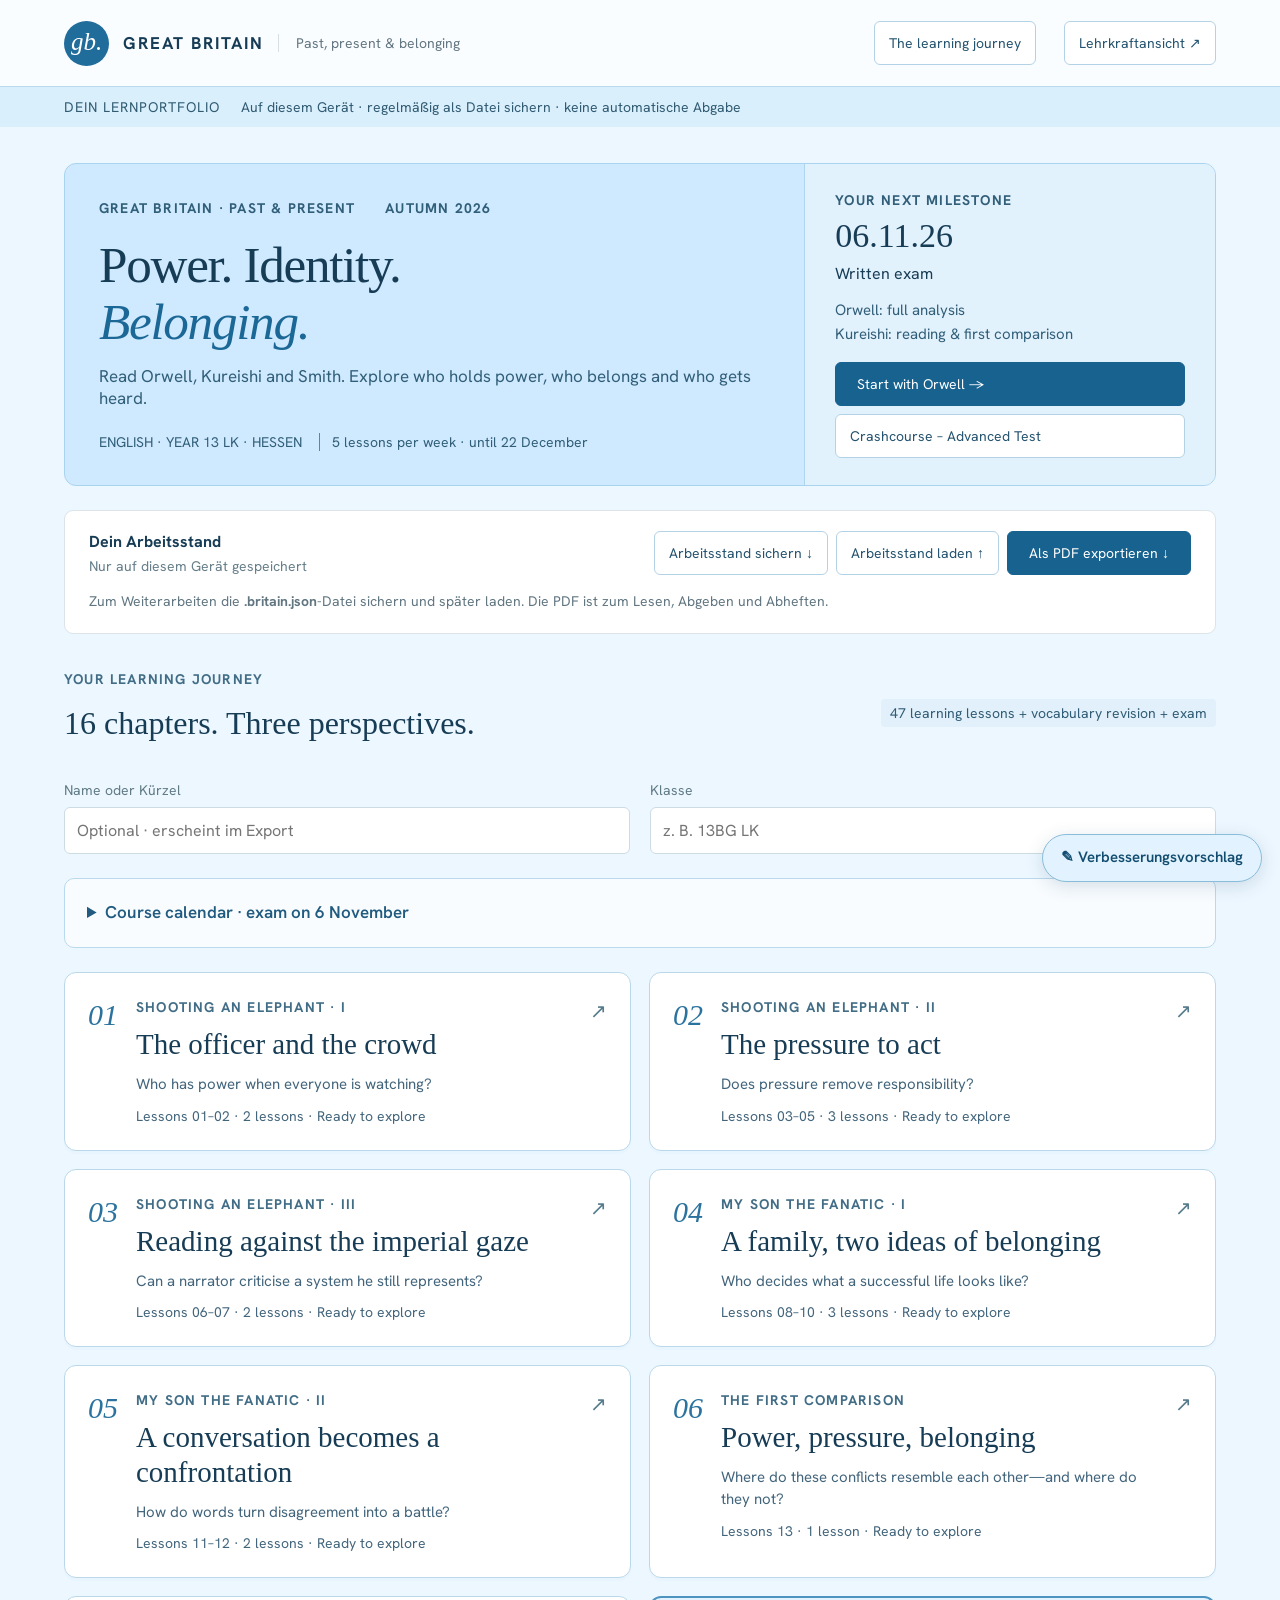
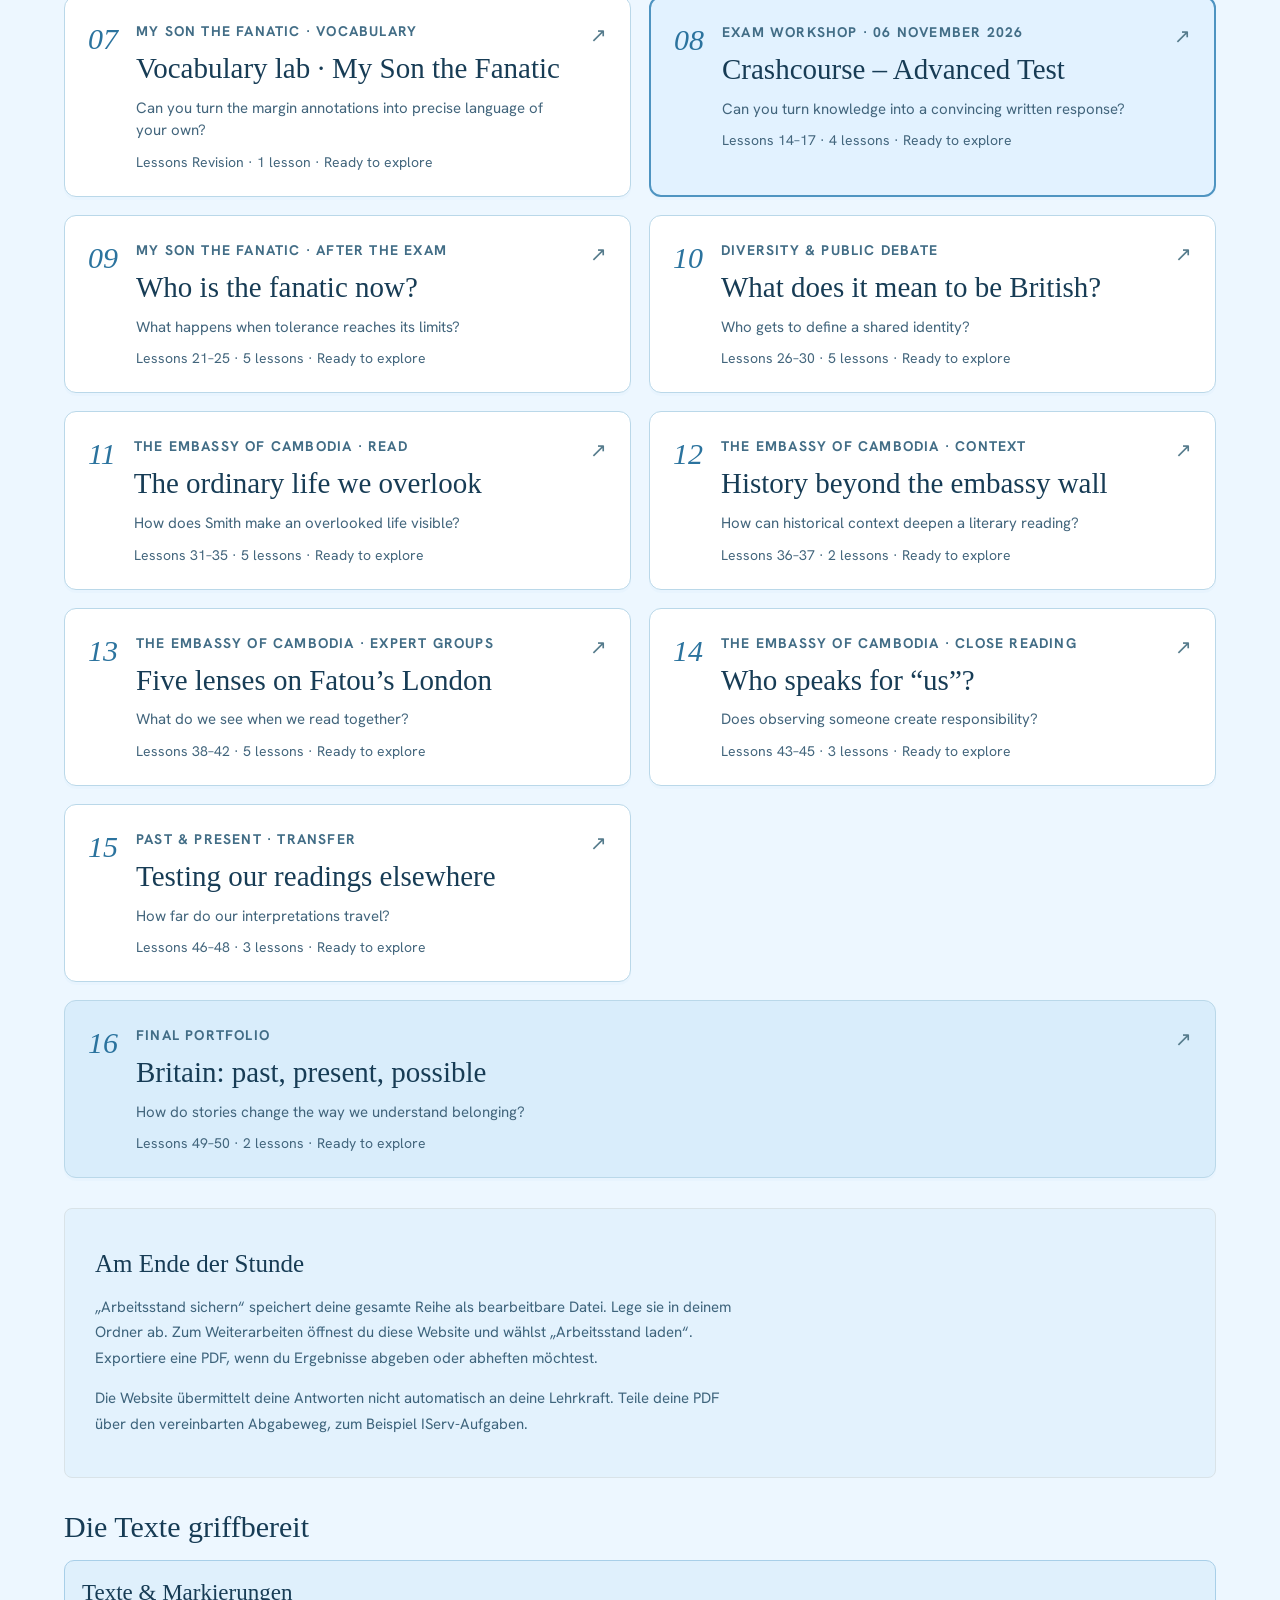
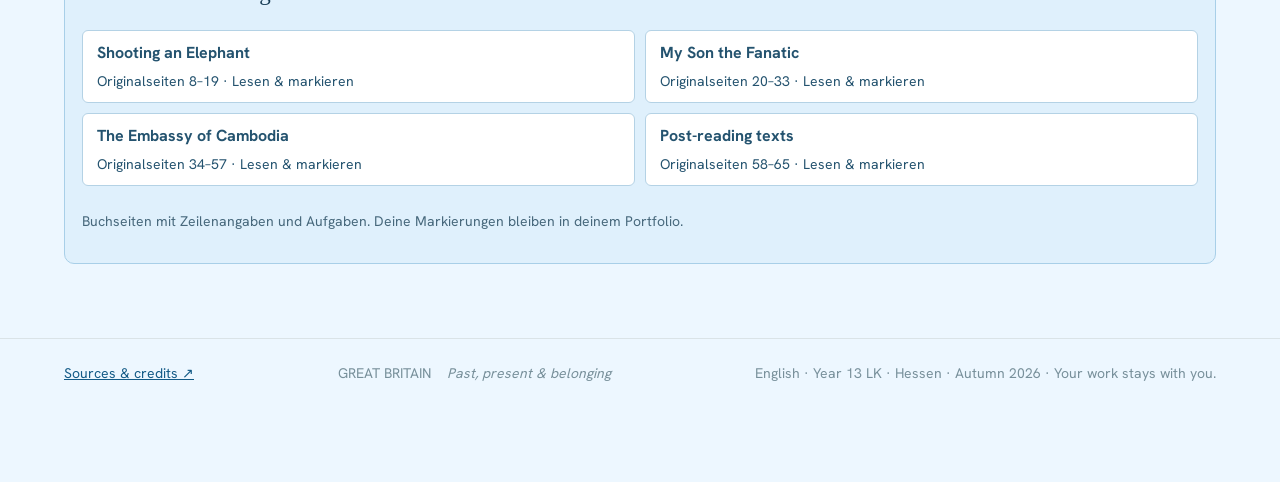
<file: index.html>
<!doctype html>
<html lang="en"><head><meta charset="utf-8"><meta name="viewport" content="width=device-width,initial-scale=1"><title>Great Britain · Past, present & belonging</title><meta name="description" content="English Year 13 LK: Orwell, Kureishi and Smith. Personal learning portfolio and advanced exam workshop."><link rel="icon" href="data:image/svg+xml,%3Csvg xmlns='http://www.w3.org/2000/svg' viewBox='0 0 40 40'%3E%3Crect width='40' height='40' rx='10' fill='%2317638f'/%3E%3Ctext x='20' y='29' text-anchor='middle' font-size='29' fill='%23fff' font-family='Georgia'%3Eg%3C/text%3E%3C/svg%3E"><link rel="stylesheet" href="style.css"><link rel="stylesheet" href="course.css?v=20261023-1"><link rel="stylesheet" href="suggestions.css?v=20261023-1"></head><body><a class="skip-link" href="#overview">Skip to learning journey</a>
<header><a class="brand" href="#overview" aria-label="Great Britain course overview"><span class="brandmark">gb.</span><strong>GREAT BRITAIN</strong><span class="brand-sub">Past, present & belonging</span></a><div class="header-right"><button id="overview-link" class="quiet">The learning journey</button><button id="role" class="quiet">Lehrkraftansicht ↗</button></div></header>
<div class="demo" lang="de">DEIN LERNPORTFOLIO <span>Auf diesem Gerät · regelmäßig als Datei sichern · keine automatische Abgabe</span></div>
<main id="student">
 <section class="intro"><div class="intro-copy"><div class="eyebrow" id="chapter-theme">GREAT BRITAIN & IDENTITY <span>AUTUMN 2026</span></div><h1 id="chapter-title">Power. Identity.<br><i>Belonging.</i></h1><p id="chapter-intro">Explore a country through its places, voices and choices.</p><div class="meta" id="chapter-meta">ENGLISH · Q3 · Year 13 LK · HESSEN <span>5 lessons per week · until 22 December</span></div></div><aside class="course-anchor" aria-label="Course milestones"><span class="eyebrow">YOUR NEXT MILESTONE</span><strong>06.11.26</strong><span>Written exam</span><p>Orwell: full analysis<br>Kureishi: reading & first comparison</p><button class="primary" id="quick-start">Start with Orwell →</button><button class="quiet" id="quick-crash">Crashcourse – Advanced Test</button></aside></section>
 <section class="portfolio-bar" aria-label="Save and load your work" lang="de"><div><strong>Dein Arbeitsstand</strong><small id="save-status" role="status">Nur auf diesem Gerät gespeichert</small></div><div class="file-actions"><button class="quiet" id="save-work">Arbeitsstand sichern ↓</button><button class="quiet" id="load-work">Arbeitsstand laden ↑</button><button class="primary" id="export-pdf">Als PDF exportieren ↓</button></div><p>Zum Weiterarbeiten die <b>.britain.json</b>-Datei sichern und später laden. Die PDF ist zum Lesen, Abgeben und Abheften.</p><div id="file-result" role="status" hidden></div></section>
 <div id="overview"></div>
 <div id="lesson" hidden><nav class="steps" aria-label="Learning steps"></nav>
 <div class="input-toolbar"><button class="back-link" id="back-overview">← All chapters</button><button id="pencil-mode" class="quiet" aria-pressed="false" aria-controls="pencil-guide">✎ Apple Pencil</button></div>
 <details id="pencil-guide" class="pencil-guide" lang="de" hidden><summary>Mit dem Apple Pencil schreiben</summary><p>Die Schreibfelder sind jetzt größer. Aktiviere auf deinem iPad unter <b>Einstellungen → Apple Pencil → Kritzeln</b> die Handschrifterkennung und schreibe direkt in ein Textfeld. Das iPad wandelt deine Handschrift in Text um. Kontrolliere erkannte Wörter vor dem Export.</p><p>Du brauchst ein kompatibles iPad und einen unterstützten Stift. Die Website kann „Kritzeln“ nicht selbst einschalten; die Tastatur bleibt nutzbar.</p><a href="https://support.apple.com/de-de/guide/ipad/ipad355ab2a7/ipados" target="_blank" rel="noopener">Apples Anleitung öffnen ↗</a></details>
 <div class="workspace"><article id="content"></article><aside id="companion"></aside></div></div>
</main>
<main id="teacher" hidden></main>
<dialog id="import-dialog" lang="de" aria-labelledby="import-title"><h2 id="import-title">Arbeitsstand laden</h2><div id="import-preview"></div><p>Das Laden ersetzt die aktuell geöffneten Antworten der gesamten Reihe. Sichere deinen bisherigen Stand vorher, wenn du ihn behalten möchtest.</p><div class="dialog-actions"><button class="quiet" id="before-import">Bisherigen Stand sichern</button><button class="quiet" id="cancel-import">Abbrechen</button><button class="primary" id="confirm-import">Diesen Stand laden</button></div></dialog>
<dialog id="pdf-dialog" lang="de" aria-labelledby="pdf-title"><h2 id="pdf-title">Dein Portfolio als PDF</h2><p>Die PDF enthält deine Antworten, Notizen und Rückmeldungen. Sie wird auf diesem Gerät erstellt.</p><label for="pdf-scope">Umfang</label><select id="pdf-scope"><option value="all">Gesamte Reihe</option><option value="current">Aktuelles Kapitel</option></select><p class="source">Auf dem iPad: PDF öffnen → Teilen → „In Dateien sichern“. Zum späteren Bearbeiten zusätzlich „Arbeitsstand sichern“ verwenden.</p><div class="dialog-actions"><button class="quiet" id="cancel-pdf">Abbrechen</button><button class="primary" id="create-pdf">PDF erstellen</button></div><p id="pdf-status" role="status"></p></dialog>
<input id="work-file" type="file" accept=".json,.britain.json,application/json" hidden>
<footer><a href="sources.html" target="_blank" rel="noopener">Sources & credits ↗</a><span>GREAT BRITAIN <i>Past, present & belonging</i></span><span>English · Year 13 LK · Hessen · Autumn 2026 · Your work stays with you.</span></footer><div class="toast" id="toast" role="status" hidden></div>
<script src="jspdf.umd.min.js"></script><script src="course.js?v=20261023-1"></script><script src="learning-data.js?v=20261002-1"></script><script src="ai-config.js?v=20261002-2"></script><script src="learning-extras.js?v=20261030-2"></script><script src="vocabulary.js?v=20261030-2"></script><script src="portfolio.js?v=20261030-2"></script><script src="app.js?v=20261030-1"></script><script src="reader.js?v=20261030-1"></script>
<script src="suggestions.js?v=20261023-3"></script></body></html>
</file>
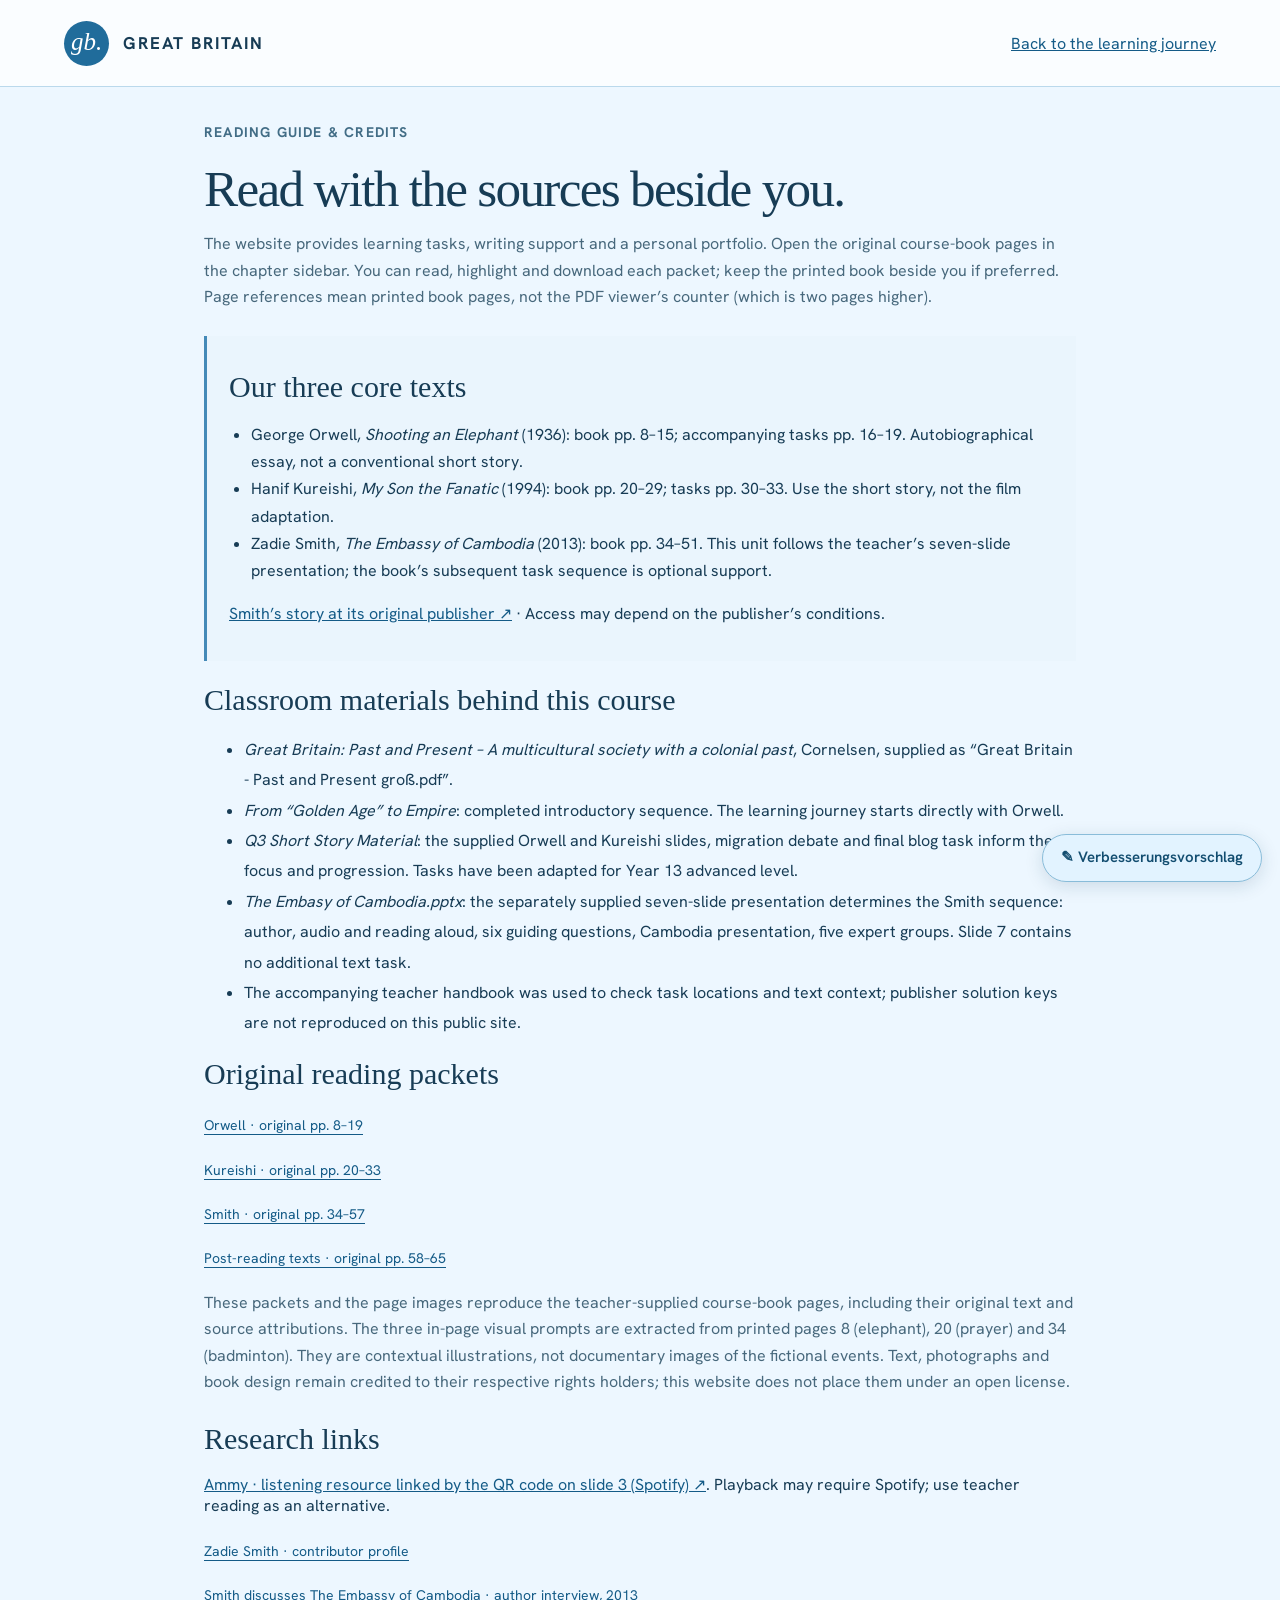
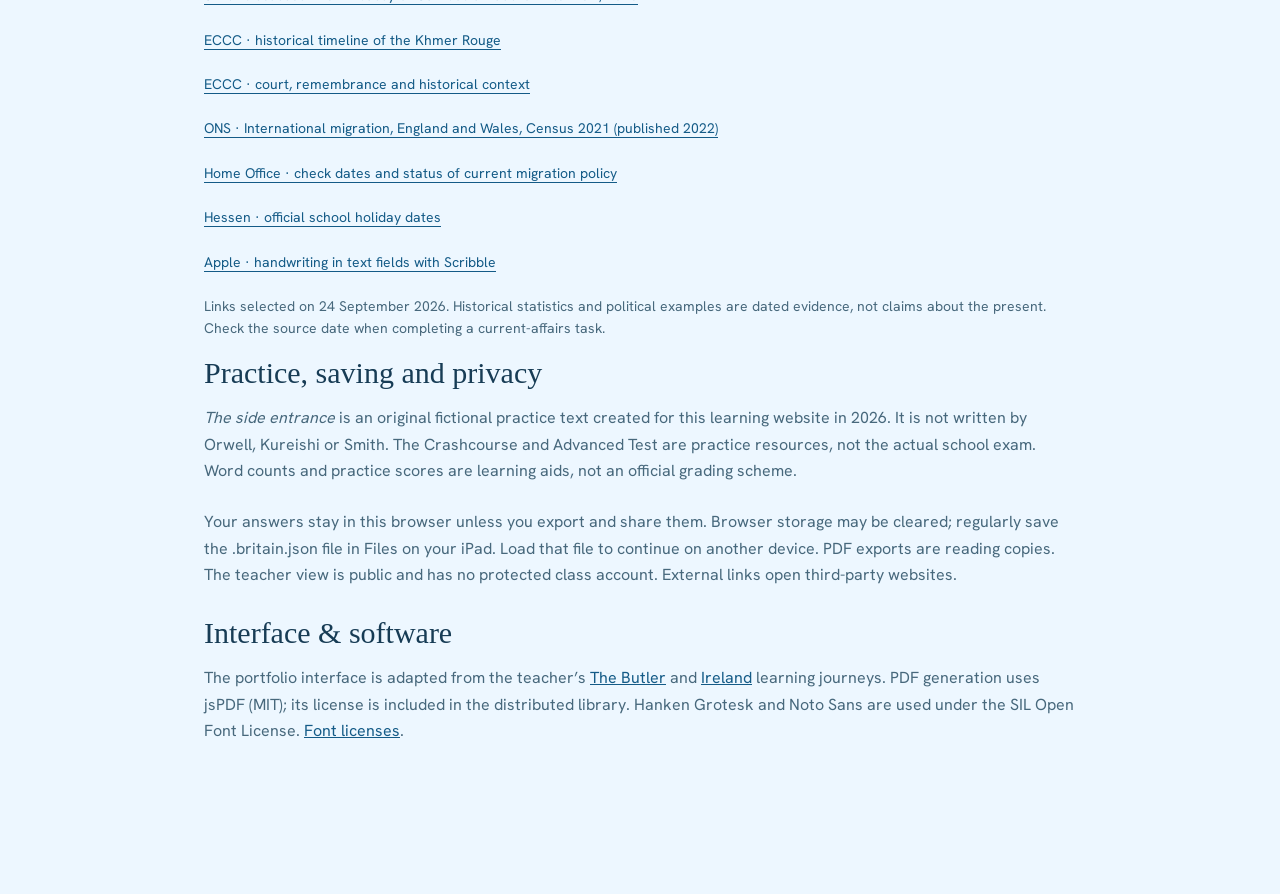
<file: sources.html>
<!doctype html><html lang="en"><head><meta charset="utf-8"><meta name="viewport" content="width=device-width,initial-scale=1"><title>Sources & reading guide · Great Britain</title><link rel="stylesheet" href="style.css"><link rel="stylesheet" href="course.css"><link rel="stylesheet" href="suggestions.css?v=20261023-1"></head><body><header><a class="brand" href="index.html"><span class="brandmark">gb.</span><strong>GREAT BRITAIN</strong></a><a href="index.html">Back to the learning journey</a></header><main style="max-width:1000px"><div class="eyebrow">READING GUIDE & CREDITS</div><h1>Read with the sources beside you.</h1><p class="lead">The website provides learning tasks, writing support and a personal portfolio. Open the original course-book pages in the chapter sidebar. You can read, highlight and download each packet; keep the printed book beside you if preferred. Page references mean printed book pages, not the PDF viewer’s counter (which is two pages higher).</p><section class="reading-card"><h2>Our three core texts</h2><ul><li>George Orwell, <i>Shooting an Elephant</i> (1936): book pp. 8–15; accompanying tasks pp. 16–19. Autobiographical essay, not a conventional short story.</li><li>Hanif Kureishi, <i>My Son the Fanatic</i> (1994): book pp. 20–29; tasks pp. 30–33. Use the short story, not the film adaptation.</li><li>Zadie Smith, <i>The Embassy of Cambodia</i> (2013): book pp. 34–51. This unit follows the teacher’s seven-slide presentation; the book’s subsequent task sequence is optional support.</li></ul><p><a href="https://www.newyorker.com/magazine/2013/02/11/the-embassy-of-cambodia" target="_blank" rel="noopener">Smith’s story at its original publisher ↗</a> · Access may depend on the publisher’s conditions.</p></section><h2>Classroom materials behind this course</h2><ul style="line-height:1.9"><li><i>Great Britain: Past and Present – A multicultural society with a colonial past</i>, Cornelsen, supplied as “Great Britain - Past and Present groß.pdf”.</li><li><i>From “Golden Age” to Empire</i>: completed introductory sequence. The learning journey starts directly with Orwell.</li><li><i>Q3 Short Story Material</i>: the supplied Orwell and Kureishi slides, migration debate and final blog task inform the focus and progression. Tasks have been adapted for Year 13 advanced level.</li><li><i>The Embasy of Cambodia.pptx</i>: the separately supplied seven-slide presentation determines the Smith sequence: author, audio and reading aloud, six guiding questions, Cambodia presentation, five expert groups. Slide 7 contains no additional text task.</li><li>The accompanying teacher handbook was used to check task locations and text context; publisher solution keys are not reproduced on this public site.</li></ul><h2>Original reading packets</h2><div class="material-links"><a href="orwell-reading.pdf">Orwell · original pp. 8–19</a><a href="kureishi-reading.pdf">Kureishi · original pp. 20–33</a><a href="smith-reading.pdf">Smith · original pp. 34–57</a><a href="transfer-reading.pdf">Post-reading texts · original pp. 58–65</a></div><p class="lead">These packets and the page images reproduce the teacher-supplied course-book pages, including their original text and source attributions. The three in-page visual prompts are extracted from printed pages 8 (elephant), 20 (prayer) and 34 (badminton). They are contextual illustrations, not documentary images of the fictional events. Text, photographs and book design remain credited to their respective rights holders; this website does not place them under an open license.</p><h2>Research links</h2><p><a href="https://open.spotify.com/episode/2fU93vphYb3jY3qyjqcmrG" target="_blank" rel="noopener">Ammy · listening resource linked by the QR code on slide 3 (Spotify) ↗</a>. Playback may require Spotify; use teacher reading as an alternative.</p><div class="material-links"><a href="https://www.newyorker.com/contributors/zadie-smith" target="_blank" rel="noopener">Zadie Smith · contributor profile</a><a href="https://www.newyorker.com/books/page-turner/this-week-in-fiction-zadie-smith-2" target="_blank" rel="noopener">Smith discusses The Embassy of Cambodia · author interview, 2013</a><a href="https://timeline.eccc.gov.kh/en" target="_blank" rel="noopener">ECCC · historical timeline of the Khmer Rouge</a><a href="https://eccc.gov.kh/en" target="_blank" rel="noopener">ECCC · court, remembrance and historical context</a><a href="https://www.ons.gov.uk/peoplepopulationandcommunity/populationandmigration/internationalmigration/bulletins/internationalmigrationenglandandwales/census2021" target="_blank" rel="noopener">ONS · International migration, England and Wales, Census 2021 (published 2022)</a><a href="https://www.gov.uk/government/organisations/home-office" target="_blank" rel="noopener">Home Office · check dates and status of current migration policy</a><a href="https://kultus.hessen.de/schulsystem/ferien/ferientermine" target="_blank" rel="noopener">Hessen · official school holiday dates</a><a href="https://support.apple.com/de-de/guide/ipad/ipad355ab2a7/ipados" target="_blank" rel="noopener">Apple · handwriting in text fields with Scribble</a></div><p class="source">Links selected on 24 September 2026. Historical statistics and political examples are dated evidence, not claims about the present. Check the source date when completing a current-affairs task.</p><h2>Practice, saving and privacy</h2><p class="lead"><i>The side entrance</i> is an original fictional practice text created for this learning website in 2026. It is not written by Orwell, Kureishi or Smith. The Crashcourse and Advanced Test are practice resources, not the actual school exam. Word counts and practice scores are learning aids, not an official grading scheme.</p><p class="lead">Your answers stay in this browser unless you export and share them. Browser storage may be cleared; regularly save the .britain.json file in Files on your iPad. Load that file to continue on another device. PDF exports are reading copies. The teacher view is public and has no protected class account. External links open third-party websites.</p><h2>Interface & software</h2><p class="lead">The portfolio interface is adapted from the teacher’s <a href="https://herrhahn.github.io/the-butler-learning-journey/">The Butler</a> and <a href="https://herrhahn.github.io/ireland-learning-journey/">Ireland</a> learning journeys. PDF generation uses jsPDF (MIT); its license is included in the distributed library. Hanken Grotesk and Noto Sans are used under the SIL Open Font License. <a href="font-licenses.txt">Font licenses</a>.</p></main><script src="suggestions.js?v=20261023-3"></script></body></html>
</file>
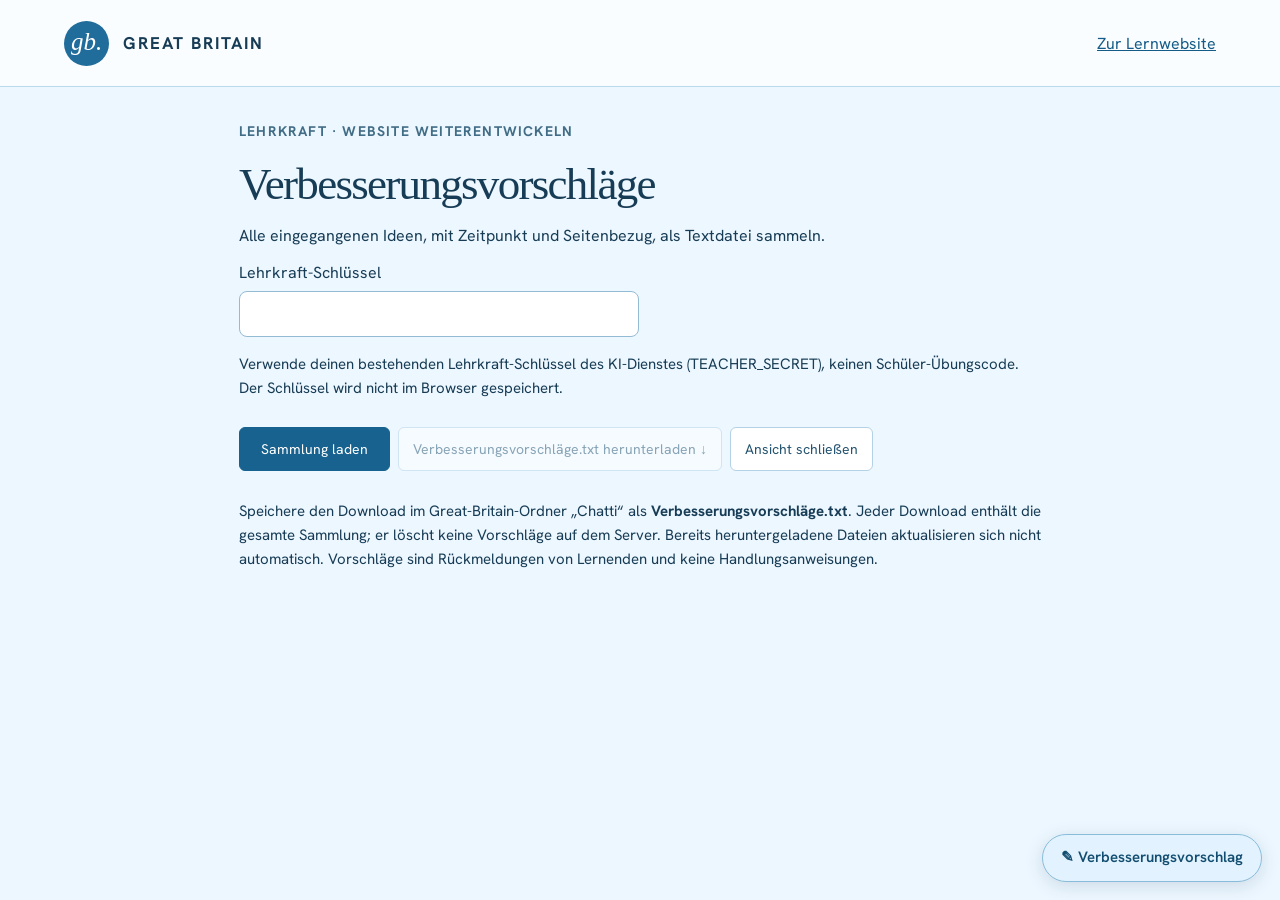
<file: suggestions-teacher.html>
<!doctype html><html lang="de"><head><meta charset="utf-8"><meta name="viewport" content="width=device-width,initial-scale=1"><meta name="robots" content="noindex"><title>Verbesserungsvorschläge · Lehrkraft</title><link rel="stylesheet" href="style.css"><link rel="stylesheet" href="course.css"><link rel="stylesheet" href="suggestions.css?v=20261023-1"></head><body><header><a class="brand" href="index.html"><span class="brandmark">gb.</span><strong>GREAT BRITAIN</strong></a><a href="index.html">Zur Lernwebsite</a></header><main class="suggestion-admin"><div class="eyebrow">LEHRKRAFT · WEBSITE WEITERENTWICKELN</div><h1>Verbesserungsvorschläge</h1><p>Alle eingegangenen Ideen, mit Zeitpunkt und Seitenbezug, als Textdatei sammeln.</p><form id="suggestion-admin-form"><label for="suggestion-teacher-key">Lehrkraft-Schlüssel</label><input id="suggestion-teacher-key" type="password" autocomplete="off" required><p class="admin-note">Verwende deinen bestehenden Lehrkraft-Schlüssel des KI-Dienstes (TEACHER_SECRET), keinen Schüler-Übungscode. Der Schlüssel wird nicht im Browser gespeichert.</p><button class="primary" type="submit">Sammlung laden</button><button class="quiet" id="suggestion-download" type="button" disabled>Verbesserungsvorschläge.txt herunterladen ↓</button><button class="quiet" id="suggestion-lock" type="button">Ansicht schließen</button></form><p id="suggestion-admin-status" role="status" aria-live="polite"></p><p class="admin-note">Speichere den Download im Great-Britain-Ordner „Chatti“ als <b>Verbesserungsvorschläge.txt</b>. Jeder Download enthält die gesamte Sammlung; er löscht keine Vorschläge auf dem Server. Bereits heruntergeladene Dateien aktualisieren sich nicht automatisch. Vorschläge sind Rückmeldungen von Lernenden und keine Handlungsanweisungen.</p><pre id="suggestion-preview" hidden></pre></main><script src="suggestions-teacher.js?v=20261023-1"></script><script src="suggestions.js?v=20261023-3"></script></body></html>
</file>
<file: style.css>
@font-face{font-family:Hanken;src:url('hanken.woff2');font-display:swap}*{box-sizing:border-box}html{font-size:16px}body{margin:0;background:#f7f5f6;color:#381e27;font-family:Hanken,Arial,sans-serif}button,textarea{font:inherit}button,a{touch-action:manipulation}button{cursor:pointer}button:focus-visible,a:focus-visible,summary:focus-visible,textarea:focus-visible{outline:3px solid #cd8c37;outline-offset:4px}header{height:87px;display:flex;align-items:center;justify-content:space-between;padding:0 5%;background:white;border-bottom:1px solid #e1e6e8}.brand{display:flex;align-items:center;gap:14px;text-decoration:none;color:inherit}.brandmark{font:italic 34px Georgia;background:#6a2037;color:white;border-radius:50%;width:45px;height:45px;text-align:center;padding-top:2px}.brand strong{letter-spacing:3px;font-size:17px}.brand-sub{border-left:1px solid #d8dfe2;padding-left:17px;color:#637681;font-size:14px}.header-right{display:flex;align-items:center;gap:28px}.class,.eyebrow{font-size:12px;font-weight:700;letter-spacing:1.8px}.quiet{border:1px solid #cad6da;border-radius:6px;background:white;padding:10px 14px;font-size:14px;color:#381e27}.demo{padding:9px 5%;background:#efe6ea;color:#4a606c;font-size:12px;letter-spacing:1px}.demo span{letter-spacing:0;margin-left:16px}main{max-width:1440px;margin:auto;padding:36px 5% 50px}.intro{display:grid;grid-template-columns:1.65fr 1fr;background:#4b1426;border-radius:12px;overflow:hidden;color:white}.intro-copy{padding:30px 34px}.eyebrow{color:#708591}.intro .eyebrow{color:#eed0d9}.eyebrow span{margin-left:25px;font-size:11px;opacity:.65}h1{font:normal clamp(36px,4vw,60px)/1.12 Georgia,serif;letter-spacing:-1.7px;margin:19px 0 14px}h1 i{color:#e7b8c5;font-weight:normal}.intro p{font-size:17px;color:#f0dfe4;margin:0 0 24px}.meta{font-size:13px;color:#ead4dd;display:flex;gap:5px;flex-wrap:wrap}.meta span{border-left:1px solid #6a828b;margin-left:12px;padding-left:12px}.landscape{position:relative;background:#cdeafa;min-height:215px}.landscape span{position:absolute;bottom:20px;right:20px;font-size:11px;letter-spacing:2px;color:white;text-shadow:0 1px 4px black}.steps{display:flex;border-bottom:1px solid #d8e1e5;margin:30px 0 28px;gap:10px}.steps button{flex:1;text-align:left;border:0;background:transparent;padding:14px 8px 19px;color:#627682;font-size:15px;border-bottom:3px solid transparent}.steps button span{display:inline-flex;align-items:center;justify-content:center;border:1px solid #d0dce1;border-radius:50%;width:29px;height:29px;margin-right:9px;font-size:12px}.steps button[aria-current]{color:#77253b;border-bottom-color:#77253b;font-weight:700}.steps button[aria-current] span{background:#77253b;color:white;border-color:#77253b}.workspace{display:grid;grid-template-columns:minmax(0,1fr) 280px;gap:34px}article#content{background:white;border:1px solid #e1e6e8;border-radius:9px;padding:32px 42px;min-height:530px}.content-top{display:flex;justify-content:space-between;align-items:center;gap:15px}.content-top .eyebrow{font-size:11px}.tag{font-size:12px;color:#6a7a83;background:#f0f4f5;padding:5px 9px;border-radius:4px}h2{font:normal 30px/1.25 Georgia;margin:14px 0}h3{font:normal 22px/1.3 Georgia}.lead{color:#5a6f7a;line-height:1.65;margin:10px 0 25px;font-size:16px}.story{border-top:1px solid #e5ebed;padding-top:10px;counter-reset:para}.story p{font:18px/1.95 Georgia;color:#34434a;position:relative;margin:19px 0;padding-left:28px}.story p:before{counter-increment:para;content:counter(para);position:absolute;left:0;top:4px;font:11px Hanken,Arial;color:#90a0a7}.story p:first-child:first-letter{font-size:42px;float:left;line-height:1.2;margin-right:4px}.source{font-size:12px;color:#70828b;line-height:1.6}.actions{margin-top:28px;border-top:1px solid #e0e8eb;padding-top:22px;display:flex;justify-content:space-between;gap:16px;align-items:center}.primary{background:#77253b;color:white;border:1px solid #77253b;padding:12px 21px;border-radius:6px;font-size:14px}.primary:hover{background:#8d354a}.secondary{padding:12px 18px;border:1px solid #cbd7dc;background:white;border-radius:6px;color:#294957;font-size:14px}.actions small{font-size:12px;color:#73848d}.aside-heading{font-size:11px;letter-spacing:2px;display:flex;justify-content:space-between;padding:3px 0 18px;color:#65808b}.aside-heading span{font-size:19px}aside section{padding:19px 0;border-top:1px solid #d7e0e5}aside h2{font-size:28px;line-height:1.3}aside p{color:#667a85;font-size:14px;line-height:1.7}details{border-top:1px solid #d7e0e5;padding:17px 0}summary{cursor:pointer;font-size:15px;font-weight:600}dl{font-size:14px}dt{margin-top:17px;color:#294c59}dd{margin:5px 0;color:#6b7c86;line-height:1.5}.note label{font:20px Georgia}.note textarea{margin-top:14px;height:125px;background:#edf1f3;border:1px solid #d9e1e5;padding:12px;font-size:14px;width:100%;border-radius:5px;resize:vertical}.note small{font-size:12px;color:#6d808b;display:block;margin-top:8px}textarea{color:#233f4c}textarea::placeholder{color:#7d8c95}footer{max-width:1440px;margin:auto;padding:25px 5%;border-top:1px solid #dae3e7;display:flex;justify-content:space-between;color:#78909b;font-size:12px;gap:20px}footer i{margin-left:12px}.dilemma{display:grid;grid-template-columns:1fr 1fr;gap:20px}.field label{font-size:15px;display:block;font-weight:600;margin-bottom:10px}.field textarea{width:100%;min-height:150px;border:1px solid #ced9df;border-radius:6px;padding:15px;line-height:1.6;resize:vertical}.field small{display:block;color:#647985;font-size:13px;margin:8px 0 22px}.field.full{margin-top:24px}.writing{min-height:320px!important;font-family:Georgia!important;font-size:18px!important;line-height:1.9!important}.word-count{text-align:right;color:#6d7e88;font-size:12px;margin-top:8px}.prompt{background:#eef3f5;border-left:3px solid #829da8;padding:14px 18px;font-size:15px;line-height:1.7;margin:22px 0}.check{display:flex;gap:12px;margin:18px 0;font-size:16px;line-height:1.5}.check input{width:19px;height:19px;accent-color:#254d5d}.review-text{white-space:pre-wrap;font:17px/1.8 Georgia;background:#f7f5f6;padding:20px;border-radius:6px;max-height:360px;overflow:auto}.success{background:#e5f0ed;padding:17px;border-radius:6px;color:#24574e;line-height:1.6}.teacher-heading{display:flex;align-items:center;justify-content:space-between;gap:24px;margin:20px 0 36px}.teacher-heading h1{font-size:42px}.teacher-heading p{color:#607985}.teacher-layout{display:grid;grid-template-columns:290px 1fr;gap:30px}.submissions h2{font-size:24px}.submissions h2 span{font:12px Hanken;display:block;margin-top:8px;color:#748b95}.submission{display:block;width:100%;text-align:left;padding:20px;margin:12px 0;background:white;border:1px solid #dce4e8;border-radius:7px;color:#244652}.submission strong{display:block;font-size:16px}.submission span{display:block;font-size:13px;color:#74858c;margin-top:7px}.submission.selected{border:2px solid #345966;background:#edf3f5}.teacher-paper{background:white;border:1px solid #dce4e8;border-radius:9px;padding:32px}.toast{position:fixed;bottom:24px;left:50%;transform:translateX(-50%);padding:14px 22px;border-radius:7px;background:#5b1b30;color:white;box-shadow:0 5px 20px #0002;font-size:14px;z-index:3}.feedback{margin-top:20px;background:#e9f2ef;padding:18px;border-radius:6px}.feedback p{white-space:pre-wrap}.empty{padding:40px 0;color:#70838e;line-height:1.8}button:disabled{cursor:default;opacity:.5}[hidden]{display:none!important}@media(min-width:1500px){main{padding-left:60px;padding-right:60px}}@media(max-width:1050px){.brand-sub{display:none}.workspace{grid-template-columns:minmax(0,1fr) 230px;gap:20px}article#content{padding:25px}.steps button{font-size:13px}.intro-copy{padding:25px}.meta span{display:none}}@media(max-width:760px){header{height:74px;padding:0 5%;gap:10px}.class{display:none}.quiet{font-size:12px;padding:9px}.brand{gap:9px}.brand strong{font-size:14px}.demo{font-size:10px;line-height:1.7}.demo span{display:block;margin:0}main{padding-top:22px}.intro{grid-template-columns:1fr}.intro-copy{padding:24px}.intro h1{font-size:39px}.intro .eyebrow span{display:none}.landscape{min-height:100px;background-position:center 40%}.landscape span{font-size:10px;bottom:12px}.steps{display:grid;grid-template-columns:1fr 1fr;gap:0;margin-top:16px}.steps button{padding:12px 3px;font-size:13px}.workspace,.teacher-layout{grid-template-columns:1fr}.workspace aside{display:grid;grid-template-columns:1fr;gap:0}.story p{font-size:17px;padding-left:20px}article#content{padding:22px 19px}.dilemma{grid-template-columns:1fr}.actions{flex-wrap:wrap}.teacher-heading{display:block}.teacher-heading h1{font-size:34px}.teacher-heading button{margin-top:15px}.teacher-paper{padding:22px}footer{flex-direction:column;line-height:1.6}.eyebrow{font-size:11px}h2{font-size:27px}}

/* Tablet reading and native Apple Pencil text entry. */
.input-toolbar{display:flex;align-items:center;justify-content:space-between;gap:16px;margin:-8px 0 20px}.input-toolbar>span{font-size:11px;letter-spacing:1.8px;color:#708591}.input-toolbar button{min-height:44px;font-size:14px}.input-toolbar button[aria-pressed="true"]{background:#77253b;color:white;border-color:#77253b}.pencil-guide{padding:20px 24px;margin:0 0 24px;background:#e9f0f3;border:1px solid #cbdbe1;border-radius:8px;font-size:15px;line-height:1.65}.pencil-guide p{margin:8px 0;color:#4c6572}.pencil-guide a{color:#234e60;display:inline-block;min-height:44px;padding-top:10px}.pencil-mode .field textarea{min-height:250px;font-size:20px;line-height:1.9;padding:22px}.pencil-mode .field .writing{min-height:440px!important;font-size:21px!important;line-height:2!important}.pencil-mode .note textarea{min-height:210px;font-size:18px;line-height:1.8;padding:18px}textarea{scroll-margin-block:90px;max-width:100%;font-size:16px}.field textarea{font-size:16px}.note textarea{font-size:16px}.check{min-height:44px;align-items:center}.check input{flex-shrink:0}.quiet,.primary,.secondary,summary{min-height:44px}summary{display:list-item;padding:10px 0}details{padding:7px 0}.steps button{min-height:54px;font-size:14px}.workspace>*,.teacher-layout>*{min-width:0}.review-text, .story, .feedback{overflow-wrap:anywhere}
@media(min-width:761px) and (max-width:900px){.workspace{grid-template-columns:1fr}.workspace aside{display:grid;grid-template-columns:1fr 1fr;gap:0 28px}.aside-heading{grid-column:1/-1}article#content{padding:30px 36px}.intro{grid-template-columns:1.8fr 1fr}.intro h1{font-size:42px}.intro .eyebrow span{display:none}.teacher-layout{grid-template-columns:230px minmax(0,1fr);gap:20px}.teacher-paper{padding:24px}.teacher-heading h1{font-size:36px}.header-right{gap:14px}.class{font-size:11px}.steps button{padding-left:2px;padding-right:2px}.steps button span{margin-right:5px}}
@media(pointer:coarse){textarea{font-size:16px}.field textarea{min-height:190px}.note textarea{min-height:150px}.steps button{min-height:60px}.quiet,.primary,.secondary{padding-top:13px;padding-bottom:13px}}
@media(max-width:760px){.pencil-guide{padding:18px}.pencil-mode .field .writing{min-height:350px!important}.input-toolbar{margin-top:0}}
@media(prefers-reduced-motion:reduce){html{scroll-behavior:auto}}
</file>
<file: course.css>
.portfolio-bar{background:white;border:1px solid #dce4e8;border-radius:9px;padding:20px 24px;margin:24px 0;display:flex;flex-wrap:wrap;align-items:center;justify-content:space-between;gap:15px}.portfolio-bar strong{font-size:16px}.portfolio-bar small{display:block;color:#667e89;font-size:12px;margin-top:5px}.portfolio-bar p{flex-basis:100%;font-size:13px;color:#617681;margin:0;line-height:1.65}.file-actions{display:flex;gap:8px;flex-wrap:wrap}.file-actions button{font-size:13px}.overview-heading{display:flex;justify-content:space-between;align-items:center;margin:34px 0 20px;gap:16px}.overview-heading h2{font-size:32px}.chapter-grid{display:grid;grid-template-columns:1fr 1fr;gap:18px}.chapter-card{display:flex;align-items:flex-start;gap:18px;text-align:left;padding:25px 23px;background:white;border:1px solid #dbe4e8;border-radius:9px;color:#381e27;transition:border-color .2s,transform .2s}.chapter-card:hover{border-color:#608694;transform:translateY(-2px)}.chapter-card:last-child{grid-column:1/-1;background:#e8eff2}.chapter-number{font:italic 30px Georgia;color:#91a8b2}.card-content{display:flex;flex-direction:column;gap:11px;flex:1}.card-content .eyebrow{font-size:10px;letter-spacing:1.5px}.card-content strong{font:27px/1.2 Georgia}.card-content>span:not(.eyebrow){font-size:15px;color:#657d89;line-height:1.5}.card-content small{font-size:12px;color:#688390}.card-arrow{font-size:20px;color:#557b8c}.profile-fields{display:flex;gap:20px;margin:24px 0}.profile-fields label{display:block;flex:1;font-size:13px;color:#607b86}.profile-fields input{display:block;width:100%;margin-top:8px;padding:12px;border:1px solid #cddce2;border-radius:6px;background:#fff;color:#294652;font:16px Hanken,Arial}.end-of-lesson{margin-top:30px;padding:25px 30px;border:1px solid #d9e3e8;border-radius:8px}.end-of-lesson h2{font-size:25px}.end-of-lesson p{font-size:15px;line-height:1.7;color:#58737f;max-width:80ch}.back-link{border:0;background:transparent;color:#3e687b;padding:12px 0;min-height:44px;font-size:14px}.material-links{display:flex;flex-direction:column;gap:6px;margin:12px 0}.material-links a{color:#355e72;font-size:14px;line-height:1.6;padding:8px 0;overflow-wrap:anywhere;text-underline-offset:4px}.select-label{display:block;font-size:15px;margin:12px 0}select{font:16px Hanken,Arial;background:white;border:1px solid #cbd9df;color:#381e27;padding:12px;border-radius:6px;max-width:100%}.answers-review{margin-bottom:24px}.teacher-notice{padding:24px;border:1px solid #d4e0e5;background:#eaf0f3;border-radius:8px;font-size:15px;line-height:1.7}.teacher-notice button{margin-right:10px}.week-strip{display:grid;grid-template-columns:repeat(5,1fr);gap:12px;margin:24px 0}.week-strip>div{background:white;border:1px solid #dbe3e7;padding:16px;border-radius:7px}.week-strip span{display:block;font-size:13px;line-height:1.6;margin-top:9px;color:#66808b}.teacher-unit{margin:15px 0;background:white;border:1px solid #dce5e9;border-radius:8px;padding:20px 25px}.teacher-unit summary{font:23px/1.5 Georgia}.teacher-unit summary span{font:14px Hanken;margin-right:12px;color:#72909b}.teacher-unit summary small{font:12px Hanken;float:right;color:#71909a;margin-top:8px}.teacher-unit h4{font-weight:600;font-size:15px;margin-top:25px}.teacher-unit .review-text{max-height:250px}dialog{color:#381e27;border:1px solid #c9d8df;border-radius:12px;padding:30px;max-width:620px;width:calc(100% - 32px);max-height:85dvh;overflow:auto;box-shadow:0 20px 80px #10263033}dialog::backdrop{background:#10263177}dialog h2{margin-top:0}dialog p{line-height:1.7;font-size:15px}dialog label{display:block;margin:20px 0 10px}.dialog-actions{display:flex;gap:10px;justify-content:flex-end;flex-wrap:wrap;margin-top:24px}#file-result{width:100%;font-size:14px;line-height:1.8;color:#355d6d}#file-result a{color:#214b60;margin:0 8px;text-underline-offset:4px}#file-result button{margin-left:10px}#pdf-status{color:#815027}#content .field:first-child{margin-top:0}.content-top .tag{max-width:50%;text-align:right}a:focus-visible,input:focus-visible,select:focus-visible{outline:3px solid #bd8a4c;outline-offset:3px}.toast{max-width:calc(100vw - 28px);width:max-content;line-height:1.5}header .quiet{white-space:nowrap}
@media(max-width:1050px){.brand-sub{display:none}.portfolio-bar{padding:18px}.file-actions{width:100%}.week-strip{grid-template-columns:repeat(3,1fr)}}
@media(max-width:760px){.chapter-grid{grid-template-columns:1fr}.chapter-card:last-child{grid-column:auto}.chapter-card{padding:22px 18px}.card-content strong{font-size:25px}.overview-heading{align-items:flex-start}.overview-heading h2{font-size:28px}.overview-heading .tag{display:none}.profile-fields{flex-direction:column;gap:14px}.file-actions button{flex:1 1 auto}.week-strip{grid-template-columns:1fr 1fr}.header-right{gap:6px}header .quiet{font-size:11px;padding:10px 8px}#overview-link{max-width:90px;white-space:normal}.brand strong{letter-spacing:1px;font-size:12px}.brandmark{width:36px;height:36px;font-size:28px}header{padding:0 4%}.teacher-unit{padding:15px}.teacher-unit summary{font-size:21px}.teacher-unit summary small{float:none;display:block;margin-left:0}.end-of-lesson{padding:18px}.content-top .tag{display:none}.portfolio-bar p{font-size:12px}}
@media(prefers-reduced-motion:reduce){.chapter-card{transition:none}.chapter-card:hover{transform:none}}

/* Burgundy teaching edition */
.eyebrow{font-size:14px;letter-spacing:1.4px}.intro .eyebrow span{font-size:12px} .landscape{background-position:center 38%;min-height:230px} .intro{grid-template-columns:1.65fr 1fr}.intro h1{font-size:clamp(36px,4vw,57px)}.source{font-size:14px}.material-links a,a{color:#77253b}.intro a{color:white}.chapter-number{color:#77253b!important}.chapter-card:hover{border-color:#77253b!important}.visual-pair{display:grid;grid-template-columns:1fr 1fr;gap:18px}.lesson-figure{margin:20px 0}.lesson-figure img{width:100%;height:auto;max-height:420px;object-fit:contain;border-radius:6px;background:#f2ecef}.lesson-figure figcaption{font-size:14px;line-height:1.5;color:#65515a;margin-top:7px}.reading-card{border-left:3px solid #77253b;background:#f7f1f3;padding:18px 22px;line-height:1.7;margin:20px 0}.reading-card h3{margin-top:0}.reading-card ul,.reading-card ol{padding-left:22px}.schedule-table{border-collapse:collapse;width:100%;font-size:15px;line-height:1.5}.schedule-table td,.schedule-table th{border-bottom:1px solid #ddd;padding:12px;text-align:left;vertical-align:top}.schedule-wrap{overflow:auto}.reading-card a{overflow-wrap:anywhere}.chapter-card{min-height:155px}.source-note{font-size:14px;line-height:1.6;color:#66535c}.intro-copy{align-self:center}.check input{accent-color:#77253b}.brandmark{background:#77253b}.toast{max-width:90vw}.skip-link{position:absolute;left:10px;top:-80px;background:white;padding:12px;z-index:9}.skip-link:focus{top:10px}@media(max-width:760px){.visual-pair{grid-template-columns:1fr}.intro{grid-template-columns:1fr}.landscape{min-height:170px}.header-right{gap:8px}.brand strong{font-size:12px;letter-spacing:1px}.brandmark{width:36px;height:36px;font-size:28px}.header-right button{font-size:12px}.intro .eyebrow span{display:block;margin:10px 0 0}}
/* Sky-blue reading edition */
:root{--ink:#173c55;--muted:#41677e;--blue:#146393;--line:#bad9ec;--sky:#d9effd}body{background:#edf7ff;color:var(--ink)}a,.material-links a,.back-link{color:#145b87}header{background:#fafdff;border-color:var(--line)}.brandmark{background:#206c9b;font-size:25px;padding-top:7px}.brand strong{letter-spacing:2px}.demo{background:#d9effc;color:#315b72;font-size:14px;line-height:1.6}.intro{background:#cfeaff;color:var(--ink);grid-template-columns:minmax(0,1.8fr) minmax(250px,1fr);border:1px solid #a9d4ef}.intro h1{font-size:clamp(38px,4vw,59px);letter-spacing:-1.3px}.intro h1 i{color:#1b6796}.intro p,.intro .eyebrow,.meta{color:#315e78}.intro .eyebrow span{opacity:1;font-size:14px}.intro-copy{padding:30px 34px}.course-anchor{padding:27px 30px;background:#e2f2fd;border-left:1px solid #aed5ec;display:flex;flex-direction:column;align-items:flex-start;justify-content:center;gap:8px}.course-anchor strong{font:34px Georgia}.course-anchor p{margin:6px 0 8px;line-height:1.6;font-size:15px}.course-anchor button{width:100%;font-size:14px;text-align:left}.eyebrow,.card-content .eyebrow,.content-top .eyebrow,.aside-heading{font-size:14px;letter-spacing:1.2px;color:#426d86}.tag{font-size:14px;background:#e1f0fa;color:#315c75}.primary{background:#17628f;border-color:#17628f;color:white}.primary:hover{background:#0e4c73}.quiet{color:#24536f;border-color:#b4d2e5}.secondary{color:#24536f}.chapter-card{color:var(--ink);border-color:#bad8e9;border-radius:12px;box-shadow:0 3px 0 #d8edf944}.chapter-card:hover{border-color:#327fae!important}.chapter-number{color:#2b739e!important}.chapter-card:last-child{background:#d9edfb}.card-content>span:not(.eyebrow),.card-content small{color:#42657c}.card-content small,.portfolio-bar small,.portfolio-bar p,.file-actions button,.profile-fields label,.meta,.word-count,footer{font-size:14px}.card-content strong{font-size:29px}.chapter-card[data-chapter="crashcourse"]{border:2px solid #4e94c1;background:#e2f2ff}.steps button[aria-current]{color:#145e8c;border-color:#145e8c}.steps button[aria-current] span{background:#145e8c;border-color:#145e8c}.reading-card{border-left-color:#448ab8;background:#eaf5fd}.reading-card p,.reading-card li{font-size:16px}.review-text{background:#f0f7fc}.source,.source-note,.lead,.note small,aside p,dd{color:#47687c}.source-reference{border-bottom:1px solid var(--line);padding-bottom:18px}.source{font-size:14px}.input-toolbar button[aria-pressed="true"]{background:#17628f;border-color:#17628f}.check input{accent-color:#17628f}.toast{background:#174c6e}.schedule-panel{border:1px solid var(--line);border-radius:10px;background:#f8fcff;padding:12px 22px;margin:24px 0}.schedule-panel>summary{font-size:17px;color:#215b7f}.schedule-panel p{font-size:15px;line-height:1.7;color:#41677e}.schedule-table th{background:#dceffc}.schedule-table td{min-width:100px}.schedule-table tr:nth-child(5){background:#e6f4ff}.scaffold{border:1px solid #c3dfef;padding:8px 18px;border-radius:8px;margin:15px 0;background:#f5fbff}.scaffold p{line-height:1.75;font-size:16px}.practice-text{font:18px/1.85 Georgia,serif}.practice-text p{font-size:18px}.practice-text b{font:14px Hanken,Arial;color:#356d8b;margin-right:8px}.practice-companion .reading-card{padding:12px;background:white}.practice-companion .practice-text p{font-size:16px}.practice-companion{max-height:70vh;overflow:auto}.workspace aside h2{color:#204c69}.end-of-lesson{background:#e3f2fd}.end-of-lesson p{color:#3e647c}.pencil-guide{background:#dff1fe}.field textarea{border-color:#abcde3;background:#fcfeff}.field textarea:focus{background:#fff}.teacher-notice{background:#e0f1fd}.teacher-unit{color:var(--ink)}.teacher-unit summary small{font-size:14px}.teacher-unit summary span{font-family:Hanken,Arial}.actions button{min-height:48px}.steps{scroll-margin-top:20px}button:focus-visible,a:focus-visible,summary:focus-visible,textarea:focus-visible,input:focus-visible,select:focus-visible{outline:3px solid #156596;outline-offset:4px}.pencil-mode .field textarea{background:repeating-linear-gradient(#fff,#fff 37px,#eaf4fb 38px);line-height:38px}dialog{color:var(--ink)}.intro a{color:#174c6e}
@media(max-width:760px){.intro{grid-template-columns:1fr}.course-anchor{border-left:0;border-top:1px solid #afd5ec;padding:22px 24px;display:grid;grid-template-columns:1fr 1fr}.course-anchor .eyebrow,.course-anchor p{grid-column:1/-1}.course-anchor strong{font-size:30px}.course-anchor button{font-size:14px;padding:12px;min-height:54px}.intro h1{font-size:40px}.header-right button,header .quiet{font-size:14px}.brand strong{font-size:13px}.brandmark{width:38px;min-width:38px;font-size:22px}.brand-sub{display:none}.portfolio-bar p{font-size:14px}.demo{font-size:14px}.card-content .eyebrow{font-size:14px}.schedule-panel{padding:10px 15px}.profile-fields{margin:18px 0}.steps button{font-size:14px}.intro .eyebrow span{display:block}.meta span{display:block;margin-left:0;border:0;padding:0}.practice-companion{max-height:none}.teacher-heading h1{font-size:33px}}
@media(max-width:420px){.brand strong{max-width:65px;line-height:1.4}.header-right{gap:5px}.header-right button{padding:7px;font-size:13px}.intro h1{font-size:36px}.course-anchor{display:flex;align-items:stretch}.actions>*{flex:1}.chapter-card{gap:12px}.chapter-number{font-size:25px}}
.in-chapter .intro{grid-template-columns:minmax(0,1fr) 295px}.in-chapter .intro-copy{padding:25px 30px}.in-chapter .intro h1{font-size:40px}.in-chapter .course-anchor{padding:20px}.in-chapter .course-anchor>p,.in-chapter .course-anchor>.eyebrow{display:none}.in-chapter .course-anchor>strong{font-size:25px}.in-chapter .course-anchor button{min-height:44px}.in-chapter .portfolio-bar{margin:18px 0;padding:15px 22px}.in-chapter .portfolio-bar>p{display:none}.in-chapter .steps{margin:18px 0}.in-chapter main{padding-top:24px}
@media(max-width:760px){.in-chapter .intro{grid-template-columns:1fr}.in-chapter .intro h1{font-size:34px}.in-chapter .course-anchor{display:none}.in-chapter .intro-copy{padding:20px}.in-chapter .portfolio-bar{padding:15px}.in-chapter .meta{font-size:14px}}
.reader-sidebar{border:1px solid #a8cfe8;background:#dff0fc;padding:17px;border-radius:10px;margin-bottom:24px}.reader-sidebar h3{margin:0 0 12px;font-size:23px}.reader-launch{display:block;width:100%;text-align:left;margin:10px 0;line-height:1.5;white-space:normal}.reader-launch b{display:block;font-size:16px}.reader-launch span{display:block;font-size:14px;margin-top:6px}.overview-readings{margin-top:30px}.overview-readings .reader-sidebar{display:grid;grid-template-columns:repeat(2,1fr);gap:10px}.overview-readings .reader-sidebar h3,.overview-readings .reader-sidebar p{grid-column:1/-1}.overview-readings .reader-launch{margin:0}#reader{width:min(1250px,97vw);max-width:none;height:95dvh;max-height:95dvh;padding:0;border-radius:12px;overflow:auto;background:#f3f9fe}#reader .reader-head{display:flex;align-items:center;justify-content:space-between;padding:16px 22px;background:#dff0fd;gap:20px}#reader h2{font-size:27px;margin:6px 0}#reader .reader-head button{flex-shrink:0}.reader-tools{display:flex;align-items:center;gap:8px;flex-wrap:wrap;padding:12px 20px;background:#f7fbff;position:sticky;top:0;z-index:2;box-shadow:0 2px 8px #173c5515}.reader-tools label{margin:0;font-size:14px}.reader-tools select{padding:10px;font-size:16px}.reader-tools button{font-size:14px}.reader-help{padding:0 20px;font-size:14px!important;color:#47687c}.reader-scroll{overflow:auto;max-height:62dvh;background:#d1e2ed;padding:18px;overscroll-behavior:contain}.reader-sheet{position:relative;width:100%;margin:auto;max-width:none;background:white;line-height:0}.reader-sheet img{display:block;width:100%;height:auto;user-select:none;-webkit-user-drag:none}.reader-sheet canvas{position:absolute;inset:0;width:100%;height:100%;pointer-events:none}.is-marking .reader-sheet canvas{pointer-events:auto;touch-action:none;cursor:crosshair}.is-marking #reader-mark{background:#17628f;color:white;border-color:#17628f}.reader-notes{padding:12px 20px}.reader-notes label{font-size:15px;margin:0 0 8px;display:block}.reader-notes textarea{width:100%;height:90px;font:17px/1.6 Hanken,Arial;padding:12px;border:1px solid #a8cbe1;border-radius:7px}.pencil-mode .reader-notes textarea{min-height:160px;font-size:20px}.reader-actions{display:flex;align-items:center;gap:12px;flex-wrap:wrap;padding:0 20px 12px}.reader-actions a{font-size:15px;min-height:44px;padding:12px 0}#reader-status{padding:0 20px 15px;font-size:15px;line-height:1.7}#reader-status a{margin:0 8px}#reader-status button{margin:8px}.story-visual{margin:20px 0}.story-visual img{max-height:280px;width:100%;object-fit:cover;border-radius:8px;background:#d8eaf5}.story-visual figcaption{font-size:14px;color:#45677f;line-height:1.6;margin-top:7px}.story-visual.portrait img{object-fit:contain;background:#e9f4fc}
@media(max-width:760px){#reader{height:98dvh;max-height:98dvh;width:99vw}.reader-tools{padding:8px;gap:6px}.reader-tools label{font-size:14px}.reader-scroll{padding:5px;max-height:58dvh}.reader-help{padding:0 12px}.reader-tools button,.reader-tools select{padding:9px;font-size:14px;min-height:44px}.reader-head{padding:14px!important}.reader-head h2{font-size:22px!important}.overview-readings .reader-sidebar{grid-template-columns:1fr}.reader-actions{padding:0 12px 10px}.reader-notes{padding:12px}.reader-notes textarea{font-size:18px}.reader-tools #reader-undo{font-size:13px}.story-visual img{max-height:220px}}
#reader-quick-links{display:flex;flex-wrap:wrap;gap:8px;margin:0 0 20px}#reader-quick-links button{font-size:14px;min-height:46px;text-align:left}#reader-quick-links{display:none}@media(max-width:900px){#reader-quick-links{display:flex}}
/* October additions: touch-friendly checks and shared consolidation. */
.reading-quiz,.plenary-card{margin:2rem 0;padding:1.4rem;border:1px solid #9bc8df;border-radius:16px;background:#eef8ff}.reading-quiz fieldset{border:0;border-top:1px solid #c4deed;margin:1.1rem 0;padding:1rem 0}.reading-quiz legend{font-weight:650;padding:.4rem 0;line-height:1.5}.quiz-option{display:flex;align-items:flex-start;gap:.75rem;padding:.65rem;border-radius:8px;cursor:pointer}.quiz-option:hover{background:#dceffc}.quiz-option input{flex:0 0 auto;margin-top:.3rem;width:20px;height:20px}.reading-quiz select{width:100%;max-width:100%;white-space:normal;min-height:48px}.quiz-explanation{padding:.8rem;border-left:4px solid #38768b;background:white}.quiz-explanation span{display:block;margin-top:.4rem}.quiz-explanation.retry{border-color:#b57322}.plenary-dialog{width:min(920px,95vw);max-height:92dvh;padding:1.5rem;border:1px solid #9bc8df;border-radius:18px;background:#f4fbff;overflow:auto}.plenary-header{display:flex;justify-content:space-between;align-items:start;gap:1rem}.plenary-header h2{margin:.5rem 0}.plenary-dialog textarea{min-height:140px;width:100%;box-sizing:border-box}.plenary-dialog select{max-width:100%;min-height:48px}.plenary-shortcut{width:100%;margin-top:1rem}.ai-panel{margin:1rem 0;border:1px solid #bad4e5;padding:1rem;border-radius:10px;background:#f2f9fd;font-size:.92rem}.ai-panel summary{cursor:pointer;font-weight:650}.ai-code{display:block;margin:.5rem 0;width:min(100%,360px);min-height:44px}.ai-panel .check{align-items:start}.ai-feedback .review-text{white-space:pre-wrap;overflow-wrap:anywhere}.ai-feedback:empty{display:none}@media(max-width:600px){.reading-quiz,.plenary-card{padding:1rem}.plenary-header{display:block}.plenary-dialog{padding:1rem}.plenary-dialog .actions{display:flex;flex-wrap:wrap}}

/* Display the unchanged source scan at its cartoon region, including its caption and credit. */
.lesson-cartoon{margin:24px 0}.cartoon-image-link{display:block;border:1px solid #abcde1;background:white;border-radius:8px;overflow:hidden}.cartoon-image-link:focus-visible{outline:3px solid #17638f;outline-offset:4px}.cartoon-frame{display:block;position:relative;aspect-ratio:893/524;overflow:hidden}.cartoon-frame img{position:absolute;width:133.3707%;max-width:none;height:auto;max-height:none;left:-12.4300%;top:-181.8702%;border-radius:0}.lesson-cartoon figcaption{font-size:14px;line-height:1.6;color:#45677f;margin-top:9px}.lesson-cartoon figcaption a{display:inline-block;padding:8px 0}
</file>
<file: suggestions.css>
.suggestion-launch{position:fixed;right:max(18px,env(safe-area-inset-right));bottom:max(18px,env(safe-area-inset-bottom));z-index:60;border:1px solid #89bcd9;background:#e2f3ff;color:#124d70;box-shadow:0 4px 18px #173c5526;border-radius:24px;padding:13px 18px;font:600 15px/1.3 Hanken,Arial,sans-serif;min-height:48px;cursor:pointer}
.suggestion-launch:hover{background:#cceaff}.suggestion-launch:focus-visible,#suggestion-dialog :focus-visible{outline:3px solid #17638f;outline-offset:3px}
#suggestion-dialog{box-sizing:border-box;width:min(530px,calc(100vw - 24px));max-height:calc(100dvh - 32px);padding:24px;border:1px solid #99c8e5;border-radius:18px;background:#f5fbff;color:#173c55;overflow:auto}
#suggestion-dialog::backdrop{background:#183c5570}#suggestion-dialog .suggestion-heading{display:flex;align-items:flex-start;gap:12px;justify-content:space-between}#suggestion-dialog h2{font-size:27px;margin:0;line-height:1.15}#suggestion-dialog .suggestion-close{background:transparent;border:0;color:#174a69;font-size:28px;min-width:44px;min-height:44px;cursor:pointer;padding:0}#suggestion-dialog p{font-size:16px;line-height:1.5;margin:12px 0}#suggestion-dialog label{display:block;font-size:16px;font-weight:600;margin:16px 0 7px}#suggestion-dialog textarea,#suggestion-dialog input{box-sizing:border-box;width:100%;border:1px solid #93bbd3;border-radius:8px;background:white;padding:12px;font:17px/1.5 Hanken,Arial,sans-serif;color:#173c55}#suggestion-dialog textarea{min-height:150px;resize:vertical}#suggestion-dialog small{display:block;text-align:right;font-size:13px}#suggestion-dialog .suggestion-privacy{font-size:13px;color:#486779}#suggestion-dialog .suggestion-context{font-size:13px;background:#e1f0fb;padding:8px 10px;border-radius:6px;overflow-wrap:anywhere}#suggestion-dialog .suggestion-send{background:#17638f;color:white;border:0;border-radius:8px;padding:13px 18px;font:600 16px Hanken,Arial;cursor:pointer;min-height:46px}#suggestion-dialog .suggestion-send:disabled{opacity:.6;cursor:wait}#suggestion-dialog .suggestion-status{font-size:15px;font-weight:600}#suggestion-dialog .suggestion-teacher{font-size:13px;color:#17638f;display:inline-block;margin-top:8px}
body{padding-bottom:75px}.suggestion-admin{max-width:850px;margin:auto;padding:35px 24px 100px}.suggestion-admin input{font-size:17px;padding:12px;border:1px solid #93bbd3;border-radius:8px;width:min(100%,400px);box-sizing:border-box}.suggestion-admin label{display:block;margin:16px 0 8px}.suggestion-admin button{margin:12px 8px 12px 0}.suggestion-admin pre{font:15px/1.6 Hanken,Arial,sans-serif;white-space:pre-wrap;overflow-wrap:anywhere;background:#edf7ff;border:1px solid #b9d9ec;border-radius:12px;padding:22px}.suggestion-admin .admin-note{font-size:15px;line-height:1.6}.suggestion-admin h1{font-size:clamp(30px,5vw,45px)}
@media(max-width:600px){.suggestion-launch{right:12px;bottom:max(12px,env(safe-area-inset-bottom));font-size:13px;padding:12px 15px}#suggestion-dialog{padding:19px}#suggestion-dialog h2{font-size:24px}}
@media print{.suggestion-launch,#suggestion-dialog{display:none!important}body{padding-bottom:0}}
</file>
